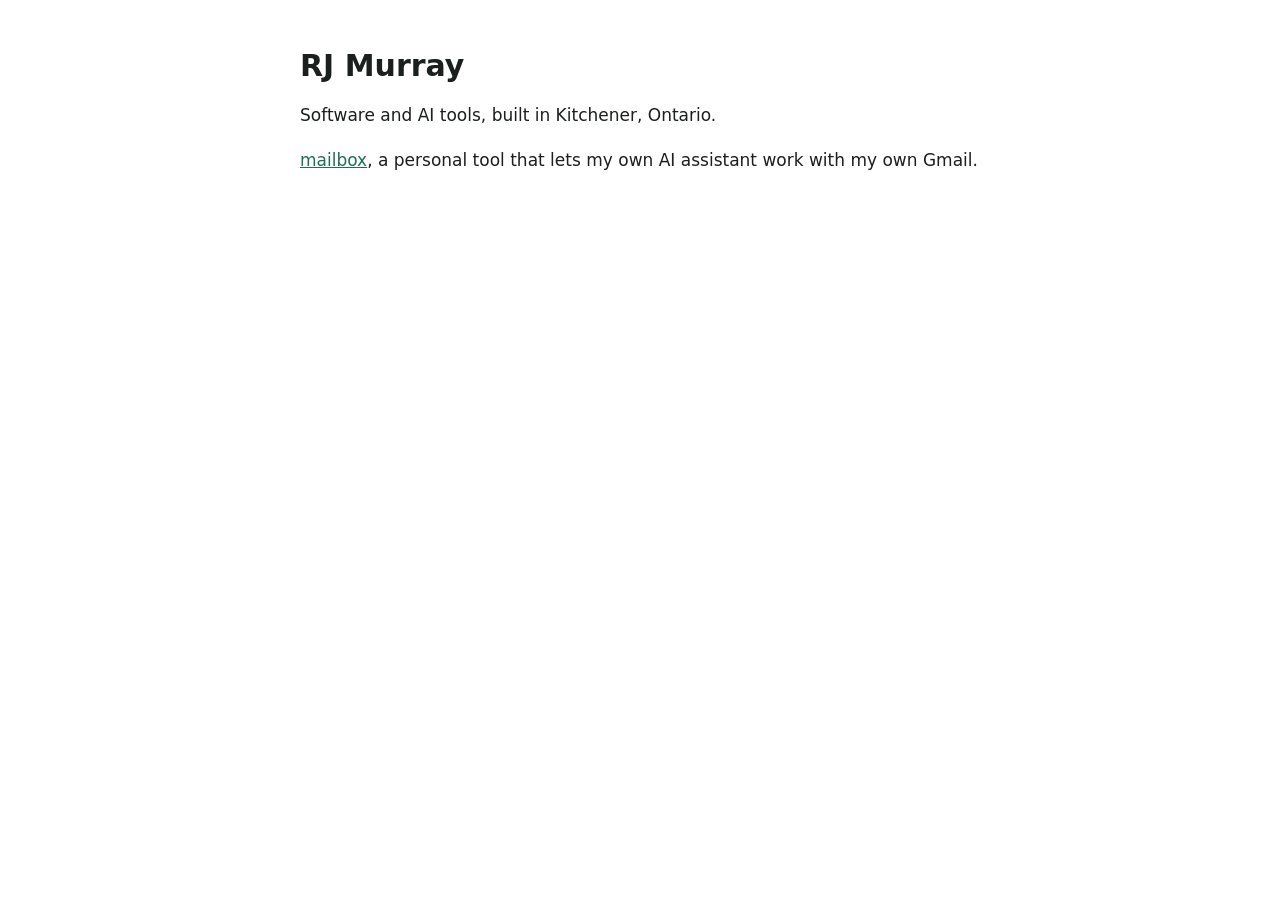
<file: index.html>
<!doctype html>
<html lang="en"><head><meta charset="utf-8"><meta name="viewport" content="width=device-width, initial-scale=1">
<title>RJ Murray</title><link rel="stylesheet" href="/style.css"></head>
<body><main>
<h1>RJ Murray</h1>
<p>Software and AI tools, built in Kitchener, Ontario.</p>
<p><a href="/mailbox/">mailbox</a>, a personal tool that lets my own AI assistant work with my own Gmail.</p>
</main></body></html>
</file>
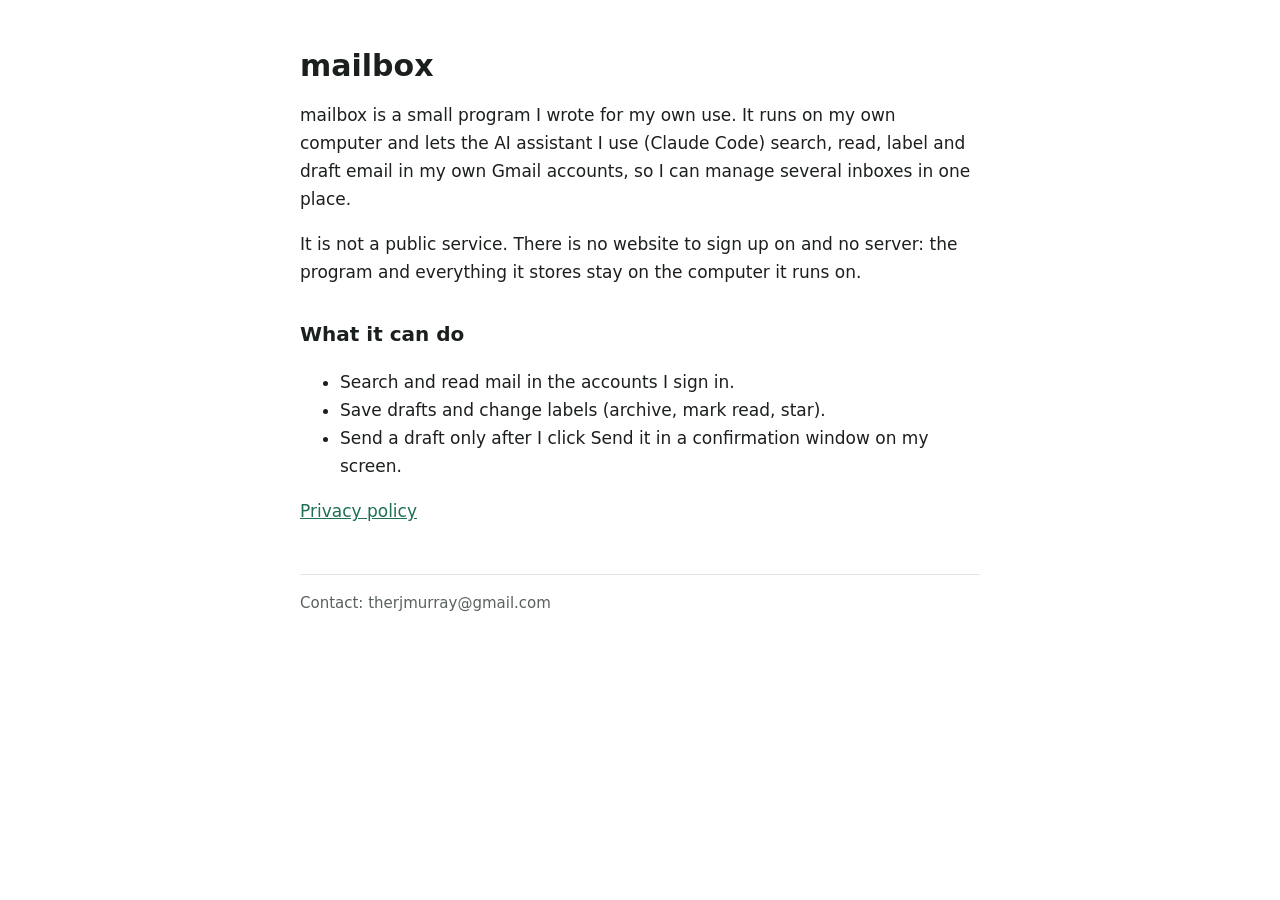
<file: mailbox/index.html>
<!doctype html>
<html lang="en"><head><meta charset="utf-8"><meta name="viewport" content="width=device-width, initial-scale=1">
<title>mailbox</title><link rel="stylesheet" href="/style.css"></head>
<body><main>
<h1>mailbox</h1>
<p>mailbox is a small program I wrote for my own use. It runs on my own computer and lets the AI assistant I use (Claude Code) search, read, label and draft email in my own Gmail accounts, so I can manage several inboxes in one place.</p>
<p>It is not a public service. There is no website to sign up on and no server: the program and everything it stores stay on the computer it runs on.</p>
<h2>What it can do</h2>
<ul>
<li>Search and read mail in the accounts I sign in.</li>
<li>Save drafts and change labels (archive, mark read, star).</li>
<li>Send a draft only after I click Send it in a confirmation window on my screen.</li>
</ul>
<p><a href="/mailbox/privacy.html">Privacy policy</a></p>
<footer class="muted">Contact: therjmurray@gmail.com</footer>
</main></body></html>
</file>
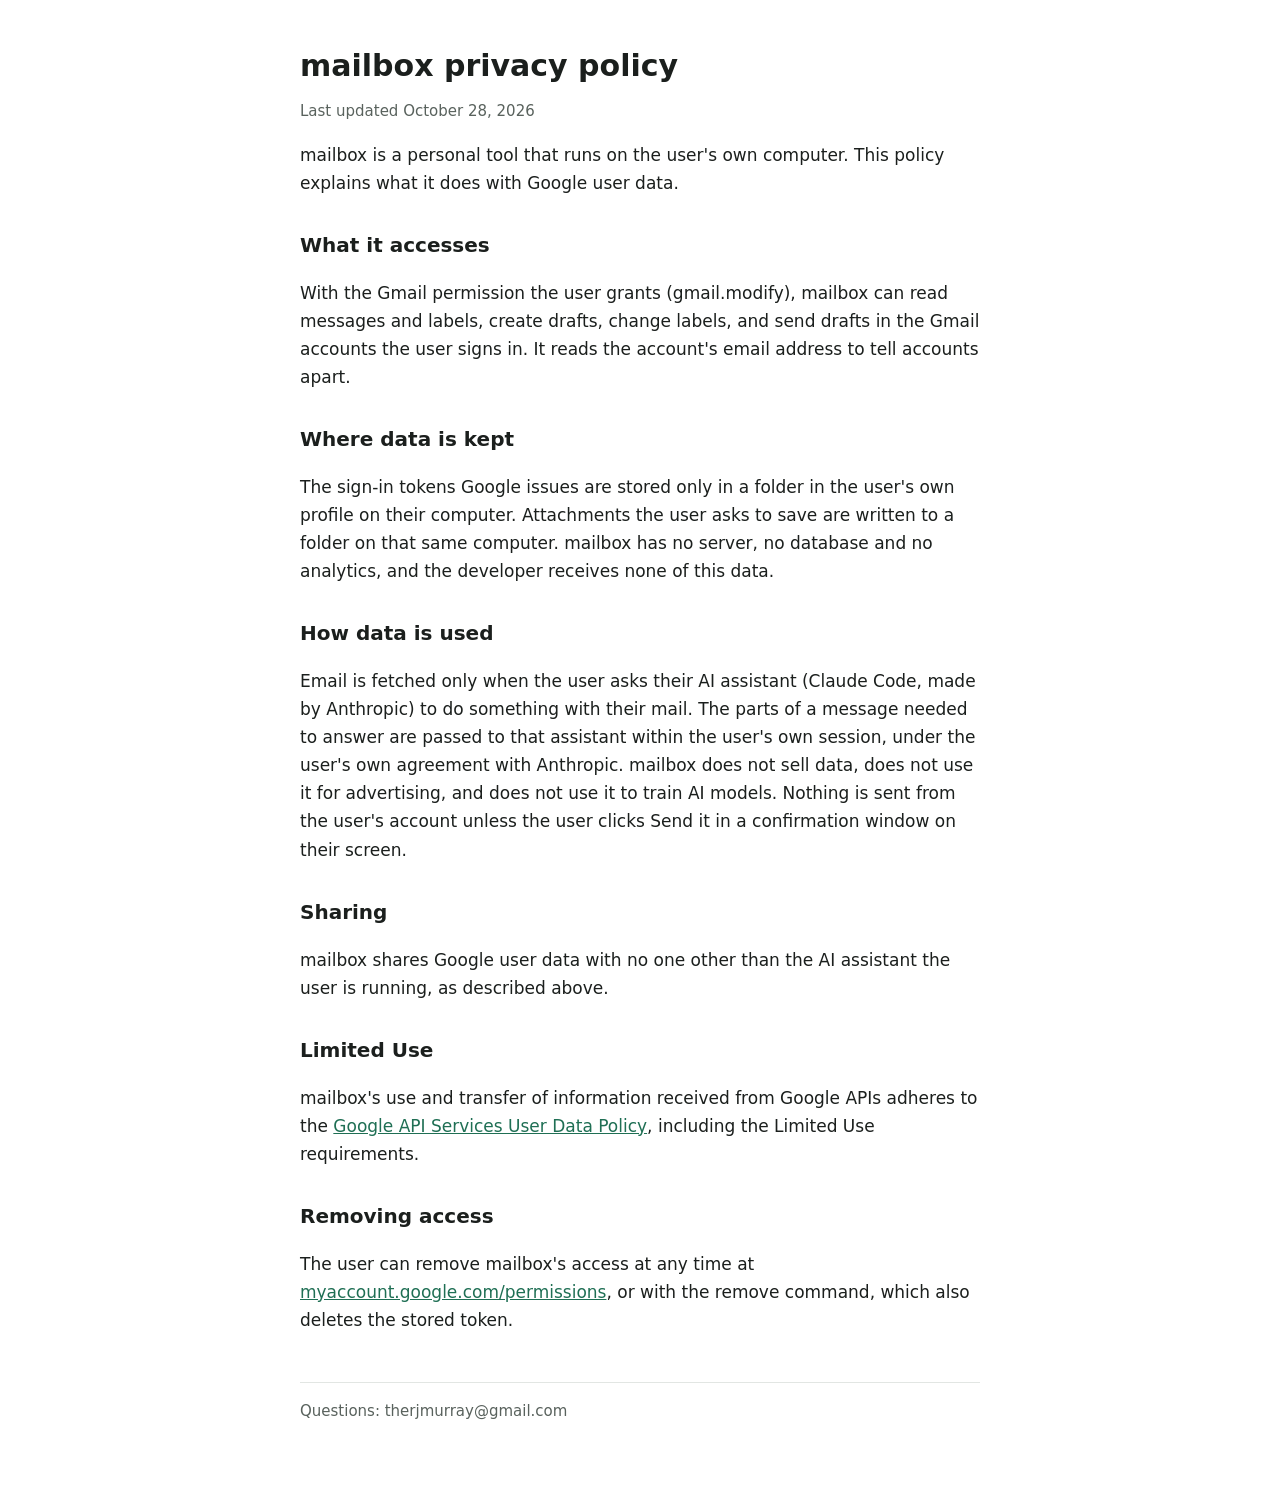
<file: mailbox/privacy.html>
<!doctype html>
<html lang="en"><head><meta charset="utf-8"><meta name="viewport" content="width=device-width, initial-scale=1">
<title>mailbox privacy policy</title><link rel="stylesheet" href="/style.css"></head>
<body><main>
<h1>mailbox privacy policy</h1>
<p class="muted">Last updated October 28, 2026</p>

<p>mailbox is a personal tool that runs on the user's own computer. This policy explains what it does with Google user data.</p>

<h2>What it accesses</h2>
<p>With the Gmail permission the user grants (gmail.modify), mailbox can read messages and labels, create drafts, change labels, and send drafts in the Gmail accounts the user signs in. It reads the account's email address to tell accounts apart.</p>

<h2>Where data is kept</h2>
<p>The sign-in tokens Google issues are stored only in a folder in the user's own profile on their computer. Attachments the user asks to save are written to a folder on that same computer. mailbox has no server, no database and no analytics, and the developer receives none of this data.</p>

<h2>How data is used</h2>
<p>Email is fetched only when the user asks their AI assistant (Claude Code, made by Anthropic) to do something with their mail. The parts of a message needed to answer are passed to that assistant within the user's own session, under the user's own agreement with Anthropic. mailbox does not sell data, does not use it for advertising, and does not use it to train AI models. Nothing is sent from the user's account unless the user clicks Send it in a confirmation window on their screen.</p>

<h2>Sharing</h2>
<p>mailbox shares Google user data with no one other than the AI assistant the user is running, as described above.</p>

<h2>Limited Use</h2>
<p>mailbox's use and transfer of information received from Google APIs adheres to the <a href="https://developers.google.com/terms/api-services-user-data-policy">Google API Services User Data Policy</a>, including the Limited Use requirements.</p>

<h2>Removing access</h2>
<p>The user can remove mailbox's access at any time at <a href="https://myaccount.google.com/permissions">myaccount.google.com/permissions</a>, or with the remove command, which also deletes the stored token.</p>

<footer class="muted">Questions: therjmurray@gmail.com</footer>
</main></body></html>
</file>
<file: style.css>
:root { --bg: #ffffff; --fg: #1b1f1d; --muted: #59625d; --line: #e2e6e3; --accent: #1f6f54; }
@media (prefers-color-scheme: dark) { :root { --bg: #111513; --fg: #e5eae7; --muted: #a0aaa4; --line: #26302b; --accent: #5cc79c; } }
body { margin: 0; background: var(--bg); color: var(--fg); font: 17px/1.65 system-ui, -apple-system, "Segoe UI", sans-serif; }
main { max-width: 680px; margin: 0 auto; padding: 48px max(20px, env(safe-area-inset-left)) 64px; }
h1 { font-size: 30px; line-height: 1.2; margin: 0 0 12px; }
h2 { font-size: 20px; margin: 32px 0 8px; }
p, li { color: var(--fg); }
.muted { color: var(--muted); font-size: 15px; }
a { color: var(--accent); }
footer { margin-top: 48px; padding-top: 16px; border-top: 1px solid var(--line); }
</file>
